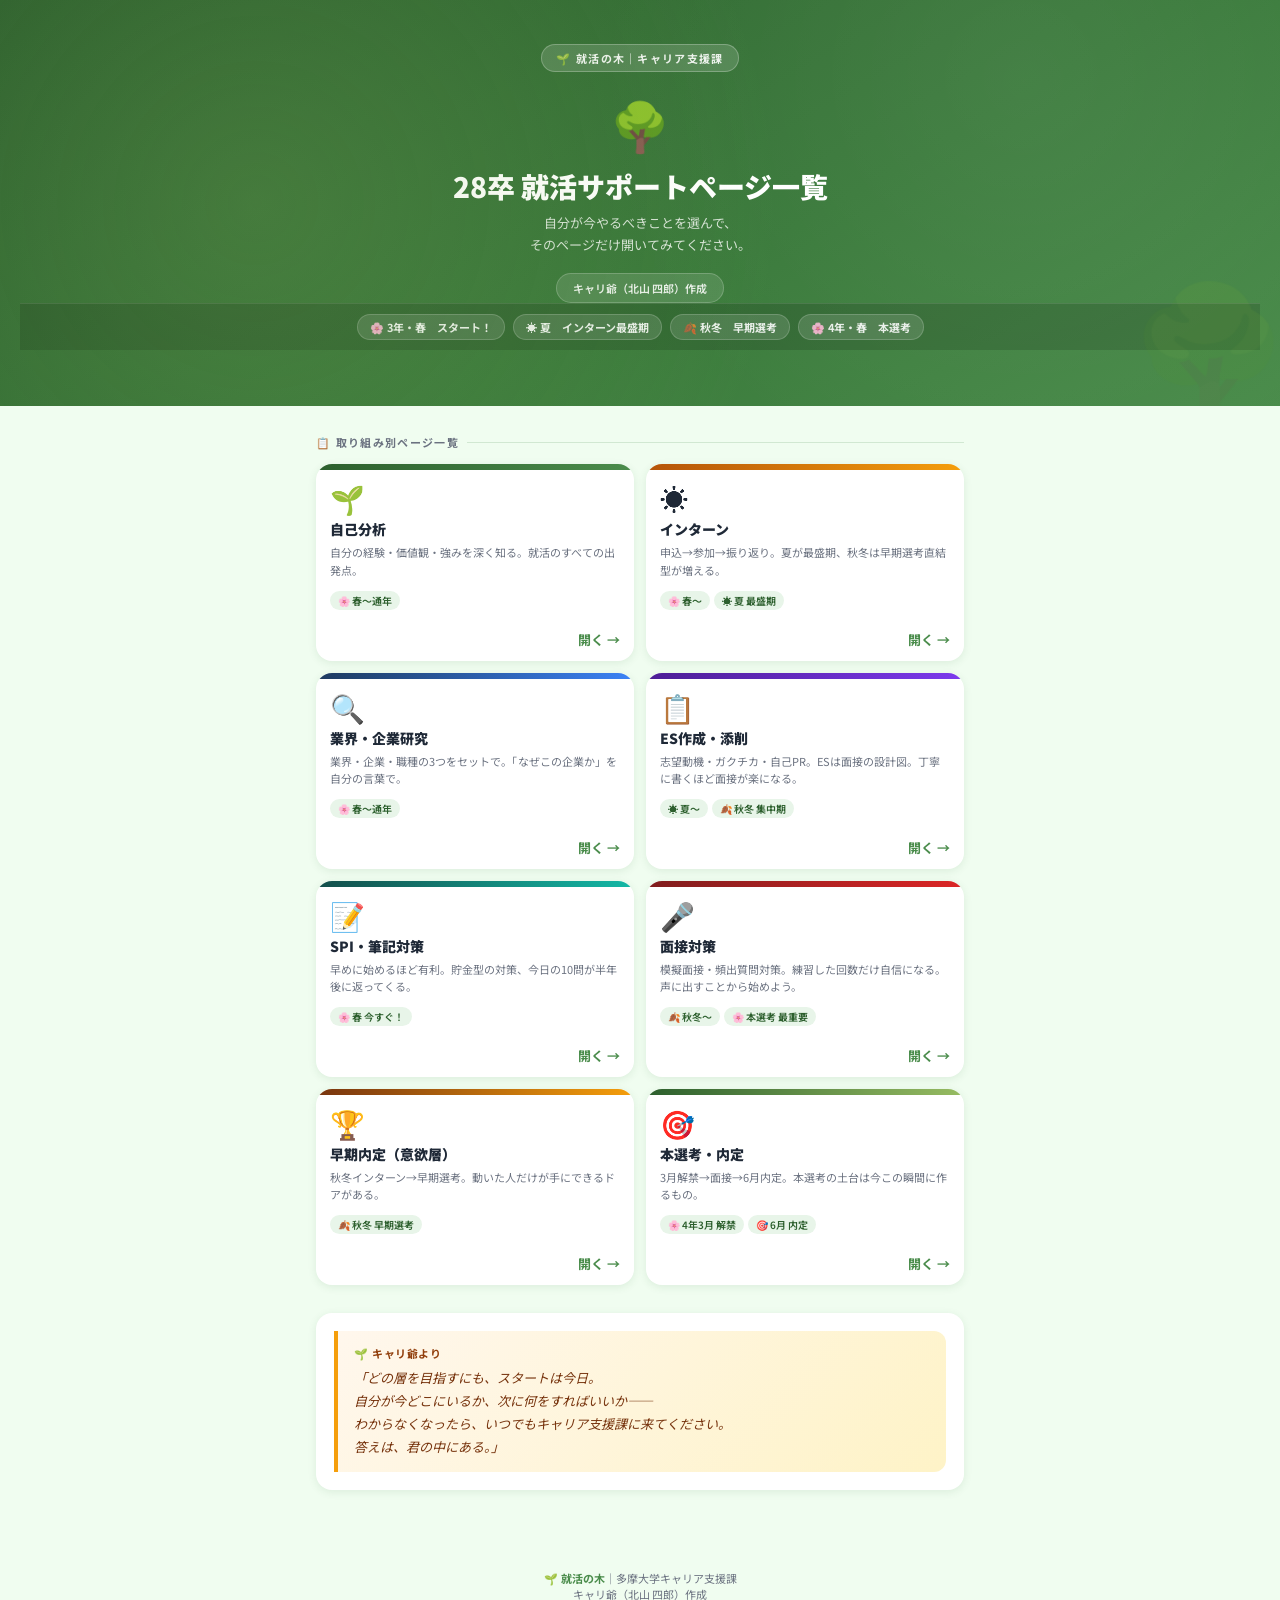
<file: index.html>
<!DOCTYPE html>
<html lang="ja">
<head>
<meta charset="UTF-8">
<meta name="viewport" content="width=device-width, initial-scale=1.0">
<title>就活の木｜28卒 就活サポートページ一覧</title>
<link rel="preconnect" href="https://fonts.googleapis.com">
<link href="https://fonts.googleapis.com/css2?family=Noto+Sans+JP:wght@400;500;700;900&display=swap" rel="stylesheet">
<style>
  :root {
    --green-dark:#2C5F2D;--green-mid:#4A8C4B;--green-light:#97BC62;
    --green-pale:#E8F5E9;--green-ultra:#F0FDF0;--amber:#F59E0B;
    --gray-dark:#1F2937;--gray-mid:#6B7280;--white:#FFFFFF;
    --shadow-sm:0 2px 8px rgba(44,95,45,0.10);--shadow-md:0 6px 24px rgba(44,95,45,0.13);
  }
  *,*::before,*::after{box-sizing:border-box;margin:0;padding:0;}
  body{font-family:'Noto Sans JP',sans-serif;background:var(--green-ultra);min-height:100vh;color:var(--gray-dark);}

  /* HERO */
  .hero{background:linear-gradient(150deg,var(--green-dark) 0%,#3a7a3b 60%,var(--green-mid) 100%);padding:44px 20px 56px;text-align:center;position:relative;overflow:hidden;}
  .hero::before{content:'';position:absolute;inset:0;background:radial-gradient(circle at 20% 50%,rgba(151,188,98,0.18) 0%,transparent 50%),radial-gradient(circle at 80% 20%,rgba(255,255,255,0.06) 0%,transparent 40%);pointer-events:none;}
  .hero-tree{position:absolute;right:-10px;bottom:0;font-size:130px;opacity:0.09;line-height:1;pointer-events:none;user-select:none;}
  .brand-badge{display:inline-flex;align-items:center;gap:6px;background:rgba(255,255,255,0.15);border:1px solid rgba(255,255,255,0.25);color:rgba(255,255,255,0.90);font-size:11px;font-weight:700;letter-spacing:0.12em;padding:5px 14px;border-radius:20px;margin-bottom:16px;}
  .hero-logo{font-size:48px;margin-bottom:10px;display:block;animation:floatIcon 3s ease-in-out infinite;}
  @keyframes floatIcon{0%,100%{transform:translateY(0);}50%{transform:translateY(-6px);}}
  .hero h1{font-size:clamp(18px,4.5vw,28px);font-weight:900;color:#fff;line-height:1.3;margin-bottom:8px;}
  .hero-sub{font-size:13px;color:rgba(255,255,255,0.80);line-height:1.65;max-width:360px;margin:0 auto 18px;}
  .hero-note{display:inline-block;background:rgba(255,255,255,0.12);border:1px solid rgba(255,255,255,0.20);color:rgba(255,255,255,0.88);font-size:11px;font-weight:600;padding:6px 16px;border-radius:20px;}

  /* フェーズ帯 */
  .phase-strip{background:rgba(0,0,0,0.15);border-top:1px solid rgba(255,255,255,0.10);padding:10px 16px;display:flex;justify-content:center;gap:8px;flex-wrap:wrap;}
  .phase-tag{display:inline-flex;align-items:center;gap:4px;background:rgba(255,255,255,0.13);color:rgba(255,255,255,0.88);font-size:11px;font-weight:700;padding:4px 12px;border-radius:20px;border:1px solid rgba(255,255,255,0.18);}

  /* CONTENT */
  .content{max-width:680px;margin:0 auto;padding:28px 16px 60px;}

  /* セクションラベル */
  .section-label{font-size:11px;font-weight:700;letter-spacing:0.12em;color:var(--gray-mid);text-transform:uppercase;margin-bottom:14px;display:flex;align-items:center;gap:8px;}
  .section-label::after{content:'';flex:1;height:1px;background:#D1E8D2;}

  /* カードグリッド */
  .card-grid{display:grid;grid-template-columns:1fr 1fr;gap:12px;margin-bottom:28px;}
  @media(max-width:440px){.card-grid{grid-template-columns:1fr;}}

  /* 項目カード */
  .item-card{display:flex;flex-direction:column;background:var(--white);border-radius:16px;box-shadow:var(--shadow-sm);text-decoration:none;color:var(--gray-dark);overflow:hidden;transition:transform 0.18s,box-shadow 0.18s;opacity:0;transform:translateY(16px);animation:fadeUp 0.45s ease forwards;}
  .item-card:hover{transform:translateY(-3px);box-shadow:var(--shadow-md);}
  .item-card:nth-child(1){animation-delay:0.04s;}
  .item-card:nth-child(2){animation-delay:0.09s;}
  .item-card:nth-child(3){animation-delay:0.14s;}
  .item-card:nth-child(4){animation-delay:0.19s;}
  .item-card:nth-child(5){animation-delay:0.24s;}
  .item-card:nth-child(6){animation-delay:0.29s;}
  .item-card:nth-child(7){animation-delay:0.34s;}
  .item-card:nth-child(8){animation-delay:0.39s;}
  @keyframes fadeUp{to{opacity:1;transform:translateY(0);}}

  .card-top{height:6px;width:100%;}
  .card-body{padding:14px 14px 12px;flex:1;display:flex;flex-direction:column;gap:6px;}
  .card-icon{font-size:28px;line-height:1;margin-bottom:2px;}
  .card-title{font-size:14px;font-weight:900;color:var(--gray-dark);line-height:1.3;}
  .card-desc{font-size:11px;color:var(--gray-mid);line-height:1.55;flex:1;}
  .card-phases{display:flex;flex-wrap:wrap;gap:4px;margin-top:6px;}
  .card-phase{font-size:10px;font-weight:600;padding:2px 8px;border-radius:10px;background:var(--green-pale);color:var(--green-dark);}
  .card-arrow{text-align:right;font-size:13px;color:var(--green-mid);font-weight:700;margin-top:8px;padding:0 14px 12px;}

  /* カラー定義 */
  .c-green  { background: linear-gradient(90deg,#2C5F2D,#4A8C4B); }
  .c-orange { background: linear-gradient(90deg,#b45309,#f59e0b); }
  .c-blue   { background: linear-gradient(90deg,#1e3a5f,#3b82f6); }
  .c-purple { background: linear-gradient(90deg,#4c1d95,#7c3aed); }
  .c-teal   { background: linear-gradient(90deg,#134e4a,#14b8a6); }
  .c-red    { background: linear-gradient(90deg,#7f1d1d,#dc2626); }
  .c-gold   { background: linear-gradient(90deg,#78350f,#f59e0b); }
  .c-green2 { background: linear-gradient(90deg,#2C5F2D,#97BC62); }

  /* キャリ爺メッセージ */
  .message-box{background:var(--white);border-radius:16px;box-shadow:var(--shadow-sm);padding:18px 18px;margin-bottom:20px;opacity:0;animation:fadeUp 0.45s ease 0.45s forwards;}
  .message-inner{background:linear-gradient(135deg,#FFF7ED,#FEF3C7);border-left:4px solid var(--amber);border-radius:0 12px 12px 0;padding:14px 16px;}
  .message-label{font-size:11px;font-weight:700;color:#92400E;letter-spacing:0.05em;margin-bottom:6px;display:block;}
  .message-text{font-size:13px;color:#78350F;font-style:italic;line-height:1.75;}

  /* フッター */
  .footer{text-align:center;padding:0 16px 40px;font-size:11px;color:var(--gray-mid);}
  .footer-brand{font-weight:700;color:var(--green-mid);}

  @media(max-width:480px){
    .hero{padding:32px 16px 44px;}
    .content{padding:20px 12px 50px;}
    .card-body{padding:12px 12px 10px;}
    .card-title{font-size:13px;}
  }
</style>
</head>
<body>

<div class="hero">
  <div class="hero-tree">🌳</div>
  <div class="brand-badge">🌱 就活の木｜キャリア支援課</div>
  <span class="hero-logo">🌳</span>
  <h1>28卒 就活サポートページ一覧</h1>
  <p class="hero-sub">自分が今やるべきことを選んで、<br>そのページだけ開いてみてください。</p>
  <span class="hero-note">キャリ爺（北山 四郎）作成</span>
  <div class="phase-strip">
    <span class="phase-tag">🌸 3年・春　スタート！</span>
    <span class="phase-tag">☀️ 夏　インターン最盛期</span>
    <span class="phase-tag">🍂 秋冬　早期選考</span>
    <span class="phase-tag">🌸 4年・春　本選考</span>
  </div>
</div>

<div class="content">

  <div class="section-label">📋 取り組み別ページ一覧</div>

  <div class="card-grid">

    <a class="item-card" href="jikobunseki.html">
      <div class="card-top c-green"></div>
      <div class="card-body">
        <div class="card-icon">🌱</div>
        <div class="card-title">自己分析</div>
        <div class="card-desc">自分の経験・価値観・強みを深く知る。就活のすべての出発点。</div>
        <div class="card-phases">
          <span class="card-phase">🌸 春〜通年</span>
        </div>
      </div>
      <div class="card-arrow">開く →</div>
    </a>

    <a class="item-card" href="intern.html">
      <div class="card-top c-orange"></div>
      <div class="card-body">
        <div class="card-icon">☀️</div>
        <div class="card-title">インターン</div>
        <div class="card-desc">申込→参加→振り返り。夏が最盛期、秋冬は早期選考直結型が増える。</div>
        <div class="card-phases">
          <span class="card-phase">🌸 春〜</span>
          <span class="card-phase">☀️ 夏 最盛期</span>
        </div>
      </div>
      <div class="card-arrow">開く →</div>
    </a>

    <a class="item-card" href="kigyo.html">
      <div class="card-top c-blue"></div>
      <div class="card-body">
        <div class="card-icon">🔍</div>
        <div class="card-title">業界・企業研究</div>
        <div class="card-desc">業界・企業・職種の3つをセットで。「なぜこの企業か」を自分の言葉で。</div>
        <div class="card-phases">
          <span class="card-phase">🌸 春〜通年</span>
        </div>
      </div>
      <div class="card-arrow">開く →</div>
    </a>

    <a class="item-card" href="es.html">
      <div class="card-top c-purple"></div>
      <div class="card-body">
        <div class="card-icon">📋</div>
        <div class="card-title">ES作成・添削</div>
        <div class="card-desc">志望動機・ガクチカ・自己PR。ESは面接の設計図。丁寧に書くほど面接が楽になる。</div>
        <div class="card-phases">
          <span class="card-phase">☀️ 夏〜</span>
          <span class="card-phase">🍂 秋冬 集中期</span>
        </div>
      </div>
      <div class="card-arrow">開く →</div>
    </a>

    <a class="item-card" href="spi.html">
      <div class="card-top c-teal"></div>
      <div class="card-body">
        <div class="card-icon">📝</div>
        <div class="card-title">SPI・筆記対策</div>
        <div class="card-desc">早めに始めるほど有利。貯金型の対策、今日の10問が半年後に返ってくる。</div>
        <div class="card-phases">
          <span class="card-phase">🌸 春 今すぐ！</span>
        </div>
      </div>
      <div class="card-arrow">開く →</div>
    </a>

    <a class="item-card" href="mensetsu.html">
      <div class="card-top c-red"></div>
      <div class="card-body">
        <div class="card-icon">🎤</div>
        <div class="card-title">面接対策</div>
        <div class="card-desc">模擬面接・頻出質問対策。練習した回数だけ自信になる。声に出すことから始めよう。</div>
        <div class="card-phases">
          <span class="card-phase">🍂 秋冬〜</span>
          <span class="card-phase">🌸 本選考 最重要</span>
        </div>
      </div>
      <div class="card-arrow">開く →</div>
    </a>

    <a class="item-card" href="soki.html">
      <div class="card-top c-gold"></div>
      <div class="card-body">
        <div class="card-icon">🏆</div>
        <div class="card-title">早期内定（意欲層）</div>
        <div class="card-desc">秋冬インターン→早期選考。動いた人だけが手にできるドアがある。</div>
        <div class="card-phases">
          <span class="card-phase">🍂 秋冬 早期選考</span>
        </div>
      </div>
      <div class="card-arrow">開く →</div>
    </a>

    <a class="item-card" href="honsen.html">
      <div class="card-top c-green2"></div>
      <div class="card-body">
        <div class="card-icon">🎯</div>
        <div class="card-title">本選考・内定</div>
        <div class="card-desc">3月解禁→面接→6月内定。本選考の土台は今この瞬間に作るもの。</div>
        <div class="card-phases">
          <span class="card-phase">🌸 4年3月 解禁</span>
          <span class="card-phase">🎯 6月 内定</span>
        </div>
      </div>
      <div class="card-arrow">開く →</div>
    </a>

  </div>

  <div class="message-box">
    <div class="message-inner">
      <span class="message-label">🌱 キャリ爺より</span>
      <div class="message-text">「どの層を目指すにも、スタートは今日。<br>自分が今どこにいるか、次に何をすればいいか——<br>わからなくなったら、いつでもキャリア支援課に来てください。<br>答えは、君の中にある。」</div>
    </div>
  </div>

</div>

<div class="footer">
  <span class="footer-brand">🌱 就活の木</span>｜多摩大学キャリア支援課<br>
  キャリ爺（北山 四郎）作成
</div>

</body>
</html>
</file>
